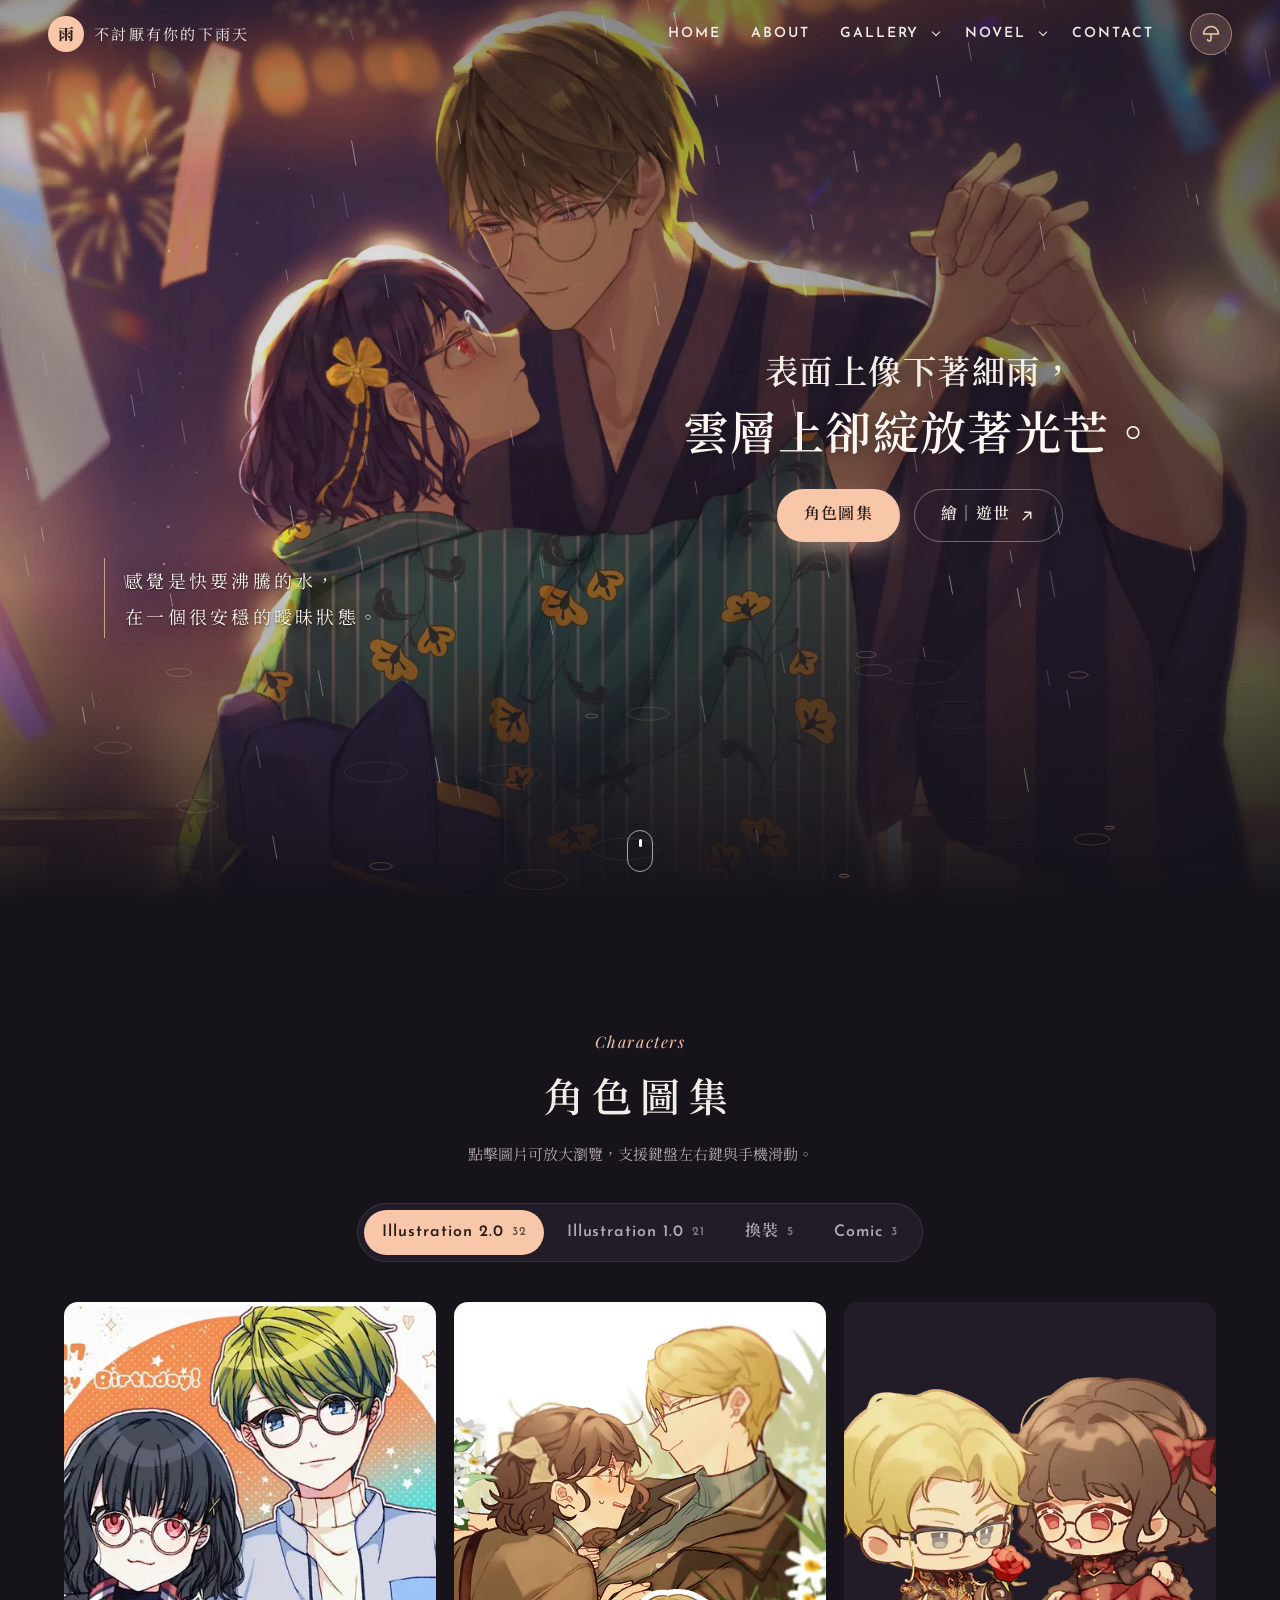
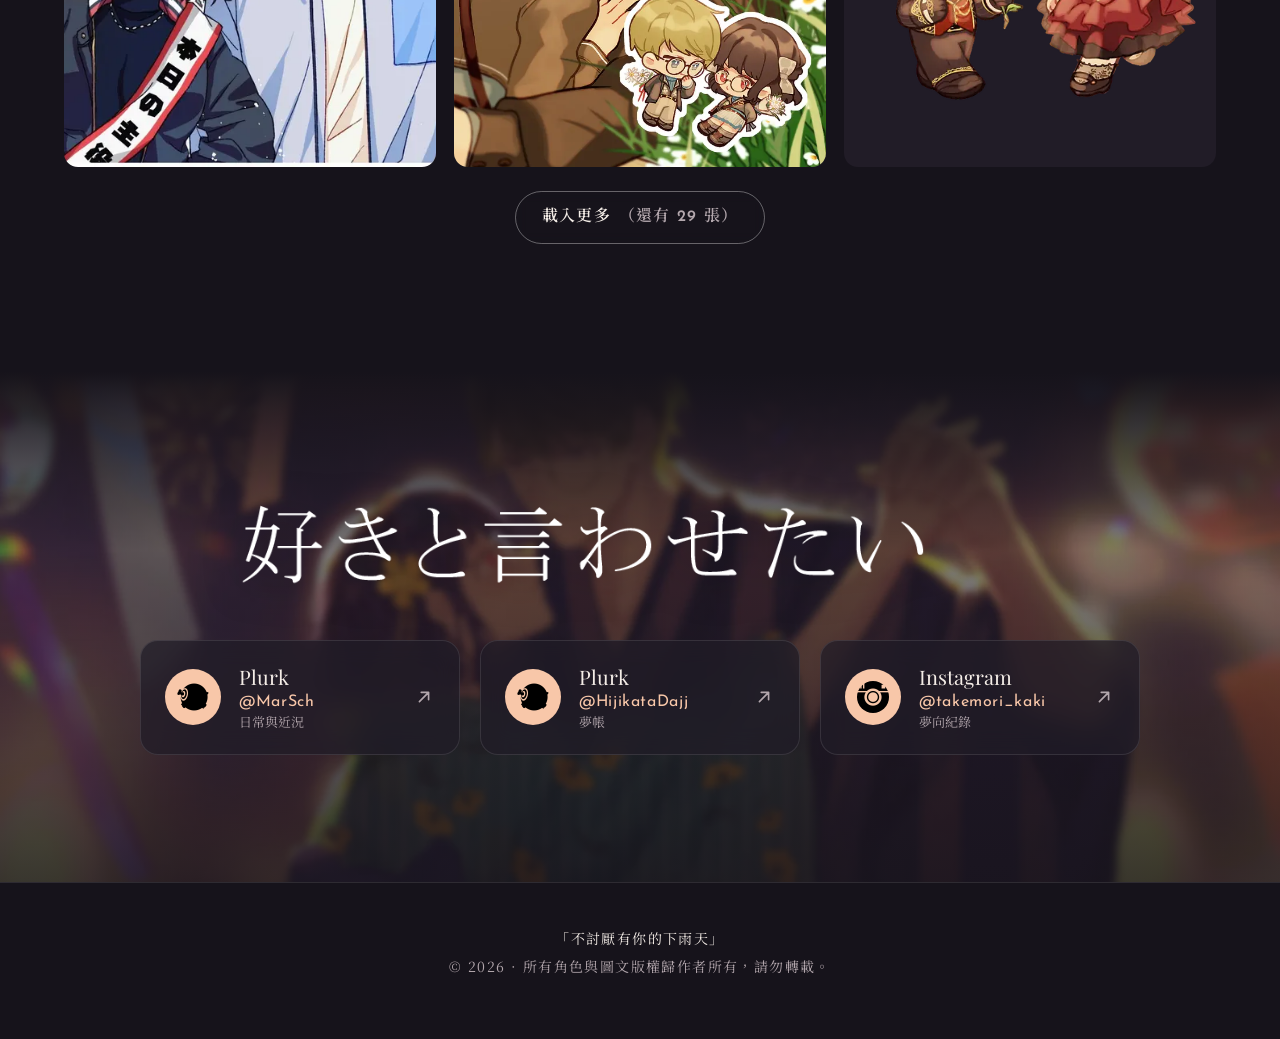
<file: index.html>
<!DOCTYPE html>
<html lang="zh-Hant-TW">
  <head>
    <meta charset="utf-8" />
    <meta name="viewport" content="width=device-width, initial-scale=1.0" />
    <meta name="description" content="「不討厭有你的下雨天」" />
    <meta name="theme-color" content="#17141c" />
    <!-- 禁止 AI 訓練與 AI 生圖使用本站內容與圖片 -->
    <meta name="robots" content="noai, noimageai" />
    <meta name="tdm-reservation" content="1" />
    <title>不討厭有你的下雨天</title>

    <link rel="preload" as="image" href="./img/site/hero.webp" type="image/webp" />
    <link rel="preconnect" href="https://fonts.googleapis.com" />
    <link rel="preconnect" href="https://fonts.gstatic.com" crossorigin />
    <link
      rel="stylesheet"
      href="https://fonts.googleapis.com/css2?family=Josefin+Sans:wght@400;600;700&family=Noto+Serif+TC:wght@400;600;700&family=Playfair+Display:ital,wght@0,700;1,400&display=swap"
    />
    <script type="module" crossorigin src="./assets/main-DoSJac_8.js"></script>
    <link rel="modulepreload" crossorigin href="./assets/styles-CQiTc53d.js">
    <link rel="modulepreload" crossorigin href="./assets/Lightbox-CLWxHlab.js">
    <link rel="stylesheet" crossorigin href="./assets/styles-ChFkTZhy.css">
  </head>
  <body>
    <div id="root"></div>
  </body>
</html>
</file>
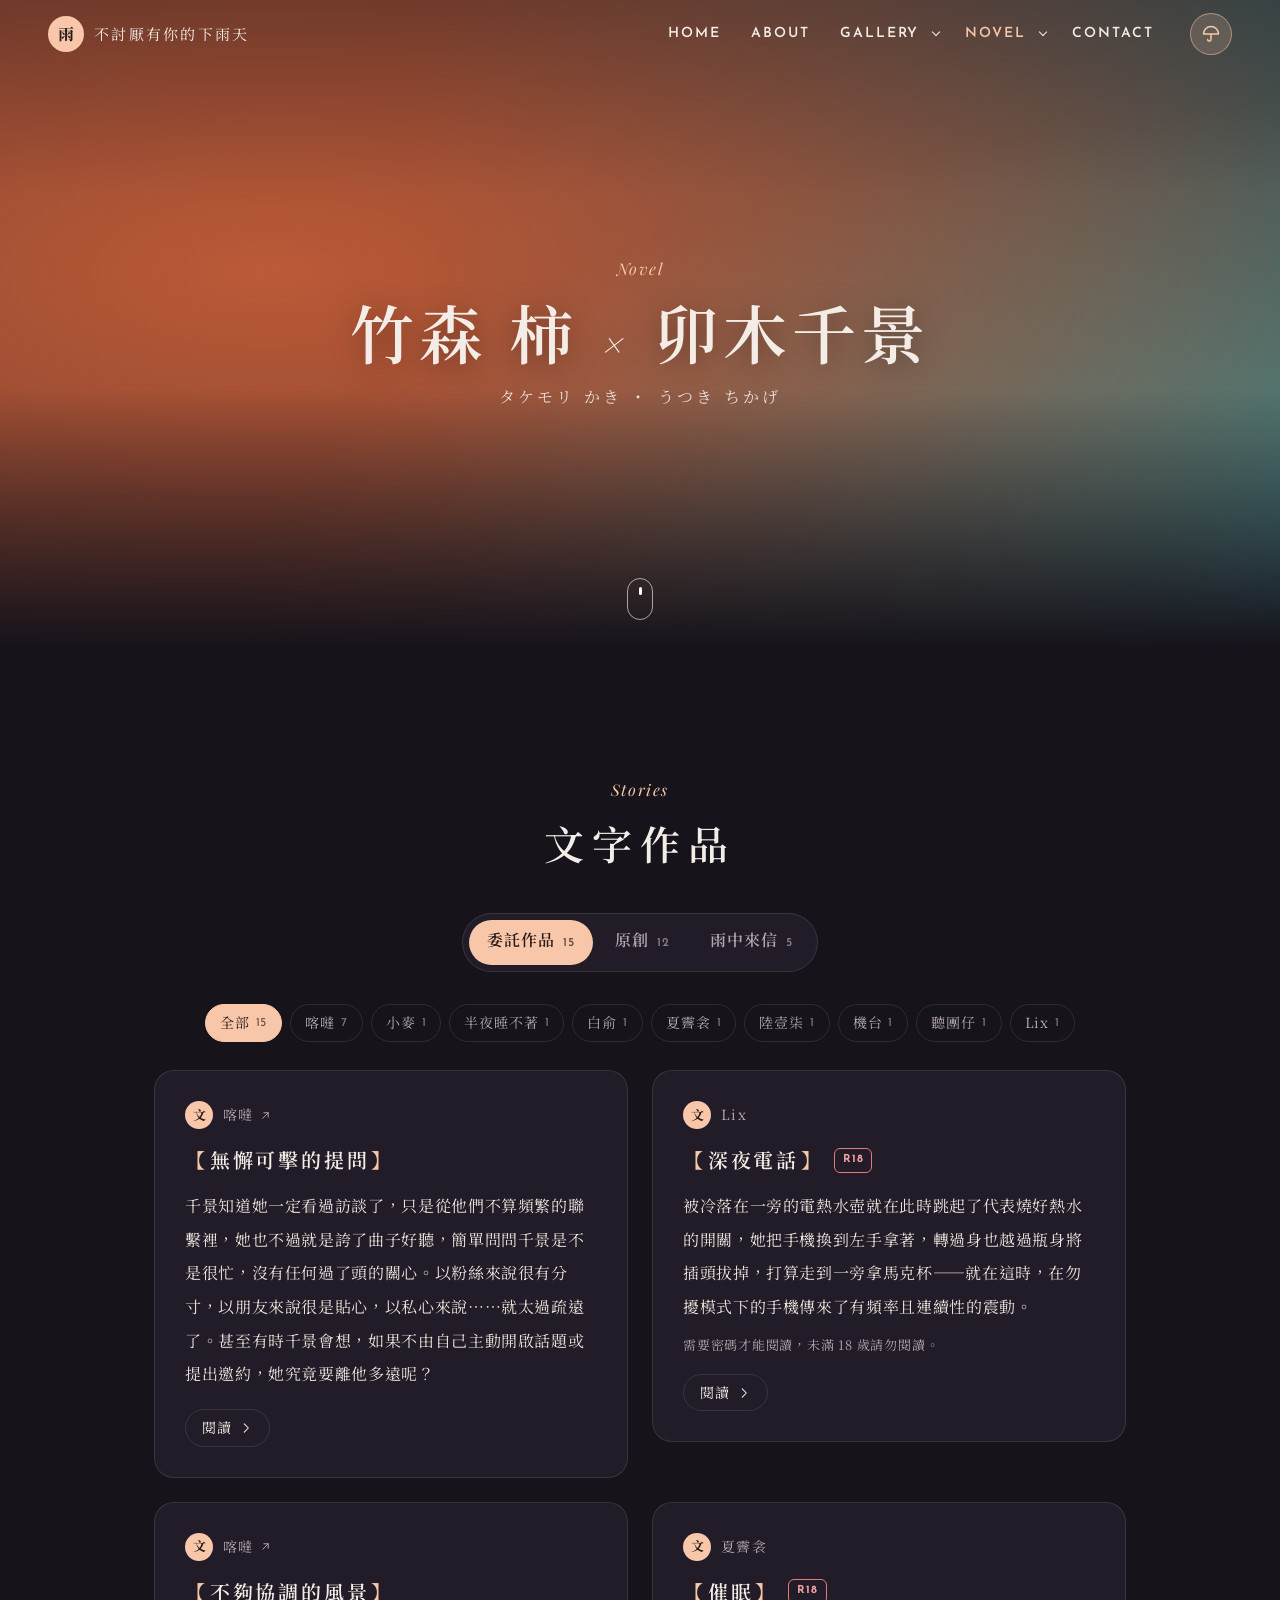
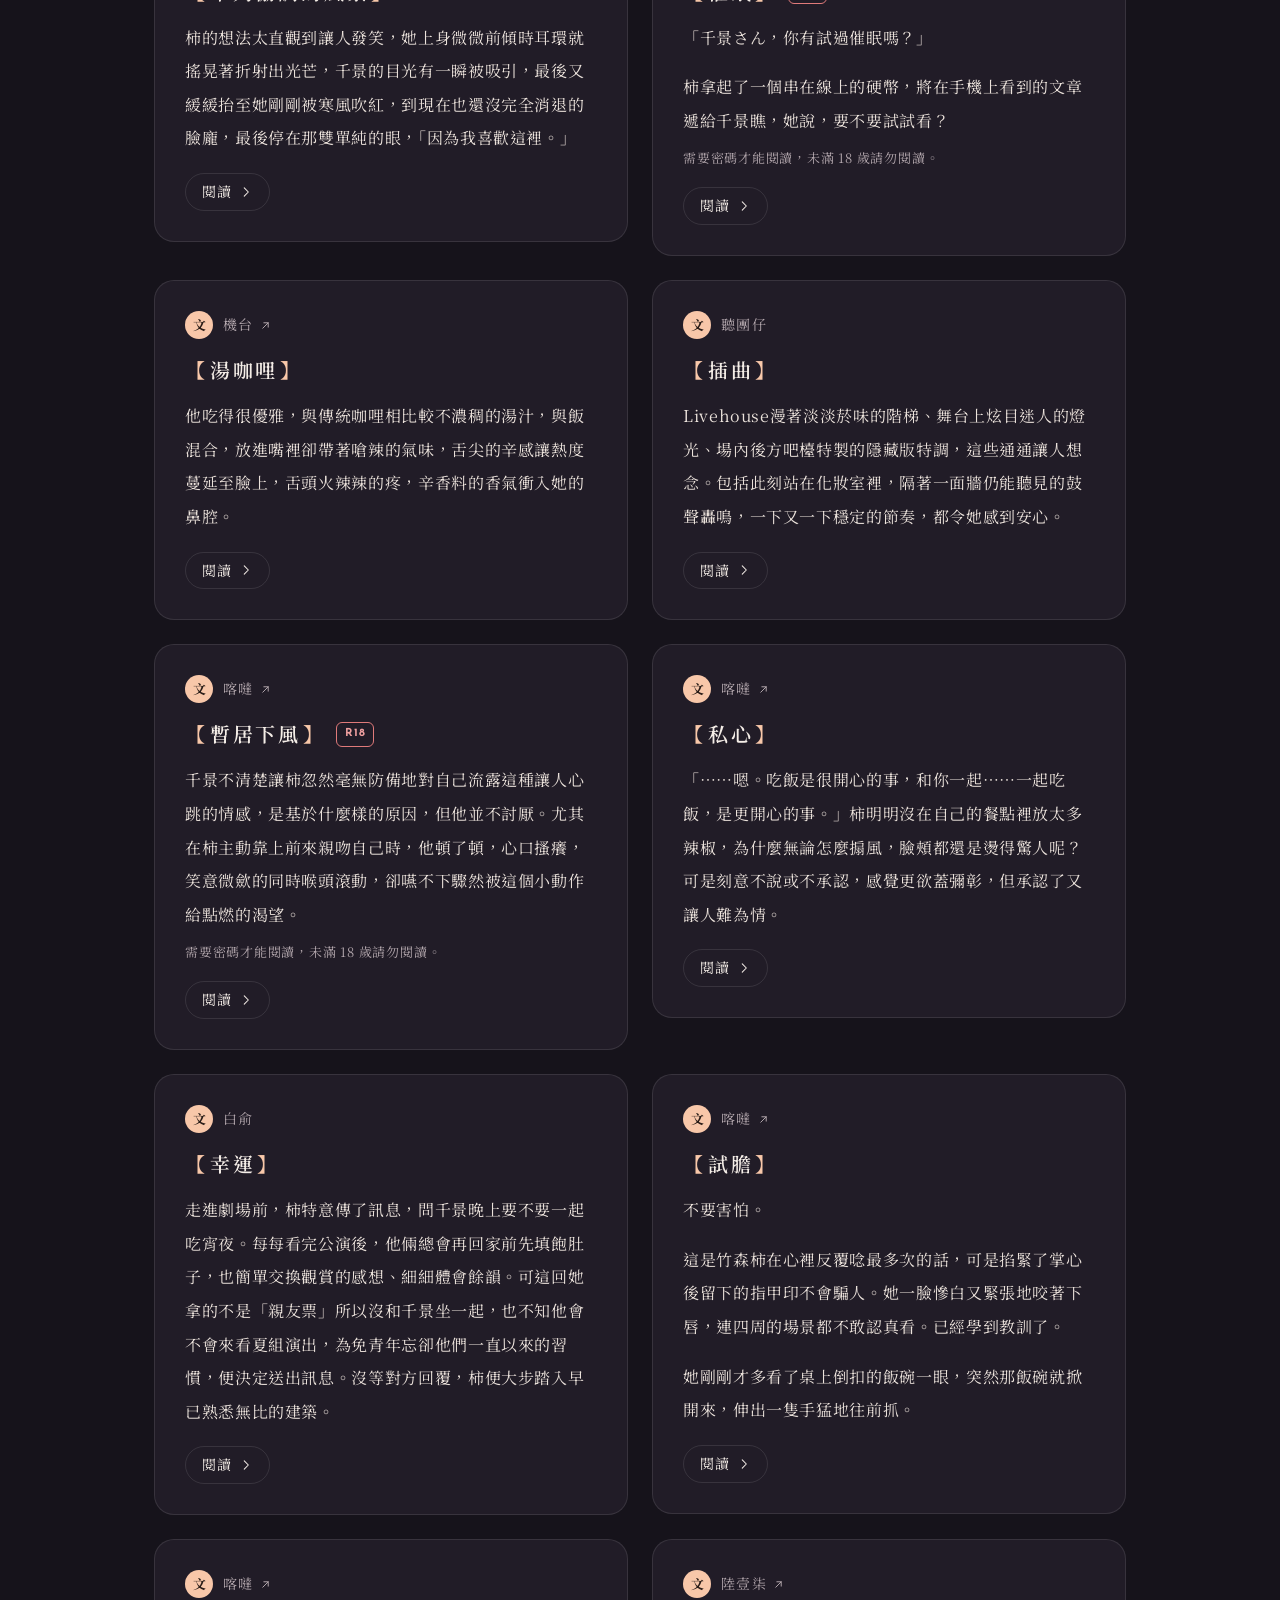
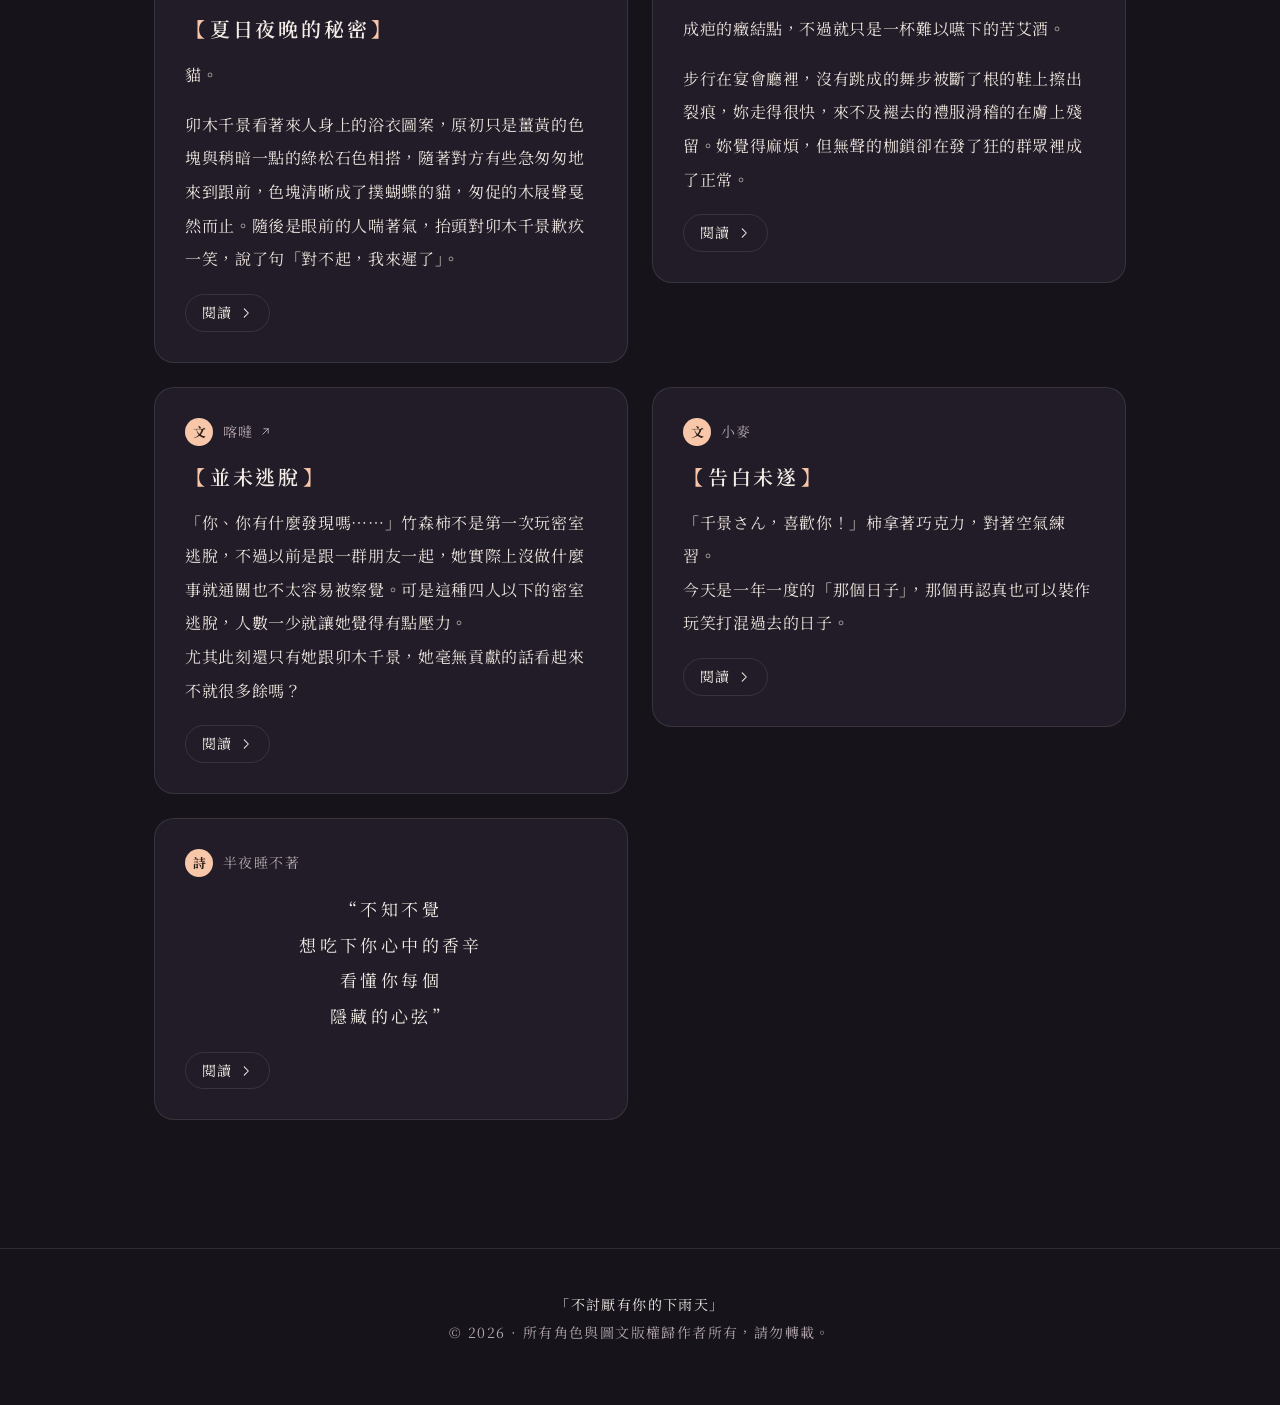
<file: novel.html>
<!DOCTYPE html>
<html lang="zh-Hant-TW">
  <head>
    <meta charset="utf-8" />
    <meta name="viewport" content="width=device-width, initial-scale=1.0" />
    <meta name="description" content="「不討厭有你的下雨天」— 竹森 柿 × 卯木千景 文字作品" />
    <meta name="theme-color" content="#17141c" />
    <!-- 禁止 AI 訓練與 AI 生圖使用本站內容與圖片 -->
    <meta name="robots" content="noai, noimageai" />
    <meta name="tdm-reservation" content="1" />
    <title>Novel｜不討厭有你的下雨天</title>

    <link rel="preconnect" href="https://fonts.googleapis.com" />
    <link rel="preconnect" href="https://fonts.gstatic.com" crossorigin />
    <link
      rel="stylesheet"
      href="https://fonts.googleapis.com/css2?family=Josefin+Sans:wght@400;600;700&family=Noto+Serif+TC:wght@400;600;700&family=Playfair+Display:ital,wght@0,700;1,400&display=swap"
    />
    <script type="module" crossorigin src="./assets/novel-ChnDZBNb.js"></script>
    <link rel="modulepreload" crossorigin href="./assets/styles-CQiTc53d.js">
    <link rel="modulepreload" crossorigin href="./assets/about-BFt2lGuo.js">
    <link rel="stylesheet" crossorigin href="./assets/styles-ChFkTZhy.css">
    <link rel="stylesheet" crossorigin href="./assets/about-CZ4Tbw-w.css">
    <link rel="stylesheet" crossorigin href="./assets/novel-BHFkpEVw.css">
  </head>
  <body>
    <div id="root"></div>
  </body>
</html>
</file>
<file: assets/styles-ChFkTZhy.css>
:root{--bg: #16131b;--surface: #211c27;--surface-2: #2b2532;--line: rgba(255, 255, 255, .1);--text: #f4ede7;--muted: #b3a7ad;--accent: #f8c7a9;--accent-strong: #ef9f7c;--accent-ink: #2a1d18;--radius: 18px;--header-h: 68px;--ease: cubic-bezier(.22, 1, .36, 1);--font-serif: "Noto Serif TC", "Playfair Display", serif;--font-display: "Playfair Display", "Noto Serif TC", serif;--font-ui: "Josefin Sans", "Noto Serif TC", system-ui, sans-serif;color-scheme:dark}*,*:before,*:after{box-sizing:border-box}html{scroll-behavior:smooth;scroll-padding-top:var(--header-h)}body{margin:0;background:var(--bg);color:var(--text);font-family:var(--font-serif);line-height:1.7;-webkit-font-smoothing:antialiased;overflow-x:hidden}body.no-scroll{overflow:hidden}main{overflow-x:clip}html{cursor:url(../img/site/cursor.png) 4 46,auto}a,button,label{cursor:url(../img/site/cursor.png) 4 46,pointer}input,textarea{cursor:text}img{display:block;max-width:100%}a{color:inherit}button{font:inherit;color:inherit}svg{fill:none;stroke:currentColor;stroke-width:1.8;stroke-linecap:round;stroke-linejoin:round}:focus-visible{outline:2px solid var(--accent);outline-offset:3px;border-radius:6px}.muted{color:var(--muted)}.sr-only{position:absolute;width:1px;height:1px;overflow:hidden;clip:rect(0 0 0 0);white-space:nowrap}.skip-link{position:fixed;top:8px;left:8px;z-index:100;padding:8px 14px;background:var(--accent);color:var(--accent-ink);border-radius:8px;transform:translateY(-150%);transition:transform .2s}.skip-link:focus{transform:none}.btn{display:inline-flex;align-items:center;gap:8px;padding:12px 26px;border-radius:999px;border:1px solid transparent;font-family:var(--font-ui);font-weight:600;letter-spacing:.08em;text-decoration:none;background:none;transition:transform .3s var(--ease),background .3s,color .3s,border-color .3s,box-shadow .3s}.btn svg{width:18px;height:18px;transition:transform .3s var(--ease)}.btn:hover{transform:translateY(-2px)}.btn:hover svg{transform:translate(2px,-2px)}.btn-primary{background:var(--accent);color:var(--accent-ink);box-shadow:0 10px 30px -10px #f8c7a9b3}.btn-primary:hover{background:#ffd9c2;box-shadow:0 14px 34px -10px #f8c7a9e6}.btn-ghost{border-color:#ffffff59;color:var(--text);-webkit-backdrop-filter:blur(6px);backdrop-filter:blur(6px)}.btn-ghost:hover{border-color:var(--accent);color:var(--accent)}.icon-btn{display:inline-grid;place-items:center;width:42px;height:42px;border:1px solid var(--line);border-radius:50%;background:#16131b59;-webkit-backdrop-filter:blur(8px);backdrop-filter:blur(8px);text-decoration:none;transition:background .25s,color .25s,border-color .25s}.icon-btn svg{width:20px;height:20px}.icon-btn:hover{background:var(--accent);color:var(--accent-ink);border-color:var(--accent)}.site-header{position:fixed;inset:0 0 auto;z-index:40;height:var(--header-h);display:flex;align-items:center;gap:24px;padding:0 clamp(16px,4vw,48px);transition:transform .45s var(--ease),background .3s,box-shadow .3s}.site-header.is-solid{background:#16131bd1;-webkit-backdrop-filter:blur(14px);backdrop-filter:blur(14px);box-shadow:0 1px 0 var(--line)}.site-header.is-hidden{transform:translateY(-100%)}.brand{display:flex;align-items:center;gap:10px;text-decoration:none;margin-right:auto}.brand-mark{display:grid;place-items:center;width:36px;height:36px;border-radius:50%;background:var(--accent);color:var(--accent-ink);font-weight:700;transition:transform .5s var(--ease)}.brand:hover .brand-mark{transform:rotate(-12deg) scale(1.08)}.brand-text{font-size:15px;letter-spacing:.15em}.desktop-nav ul{list-style:none;margin:0;padding:0}.desktop-nav>ul{display:flex;gap:6px}.nav-item{position:relative;display:flex;align-items:center}.nav-link{position:relative;padding:8px 12px;font-family:var(--font-ui);font-weight:600;font-size:14px;letter-spacing:.14em;text-transform:uppercase;text-decoration:none}.nav-link:after{content:"";position:absolute;left:12px;right:12px;bottom:2px;height:1px;background:var(--accent);transform:scaleX(0);transform-origin:left;transition:transform .35s var(--ease)}.nav-item:hover .nav-link:after,.nav-link:focus-visible:after{transform:scaleX(1)}.nav-link.is-disabled{opacity:.85}.nav-caret{width:22px;height:22px;margin-left:-6px;border:0;background:none;position:relative}.nav-caret:before{content:"";position:absolute;top:0;right:0;bottom:0;left:0;margin:auto;width:6px;height:6px;border-right:1.5px solid currentColor;border-bottom:1.5px solid currentColor;transform:translateY(-2px) rotate(45deg);transition:transform .3s var(--ease)}.nav-item.is-open .nav-caret:before{transform:translateY(1px) rotate(-135deg)}.dropdown{position:absolute;top:calc(100% + 8px);left:0;min-width:200px;padding:8px!important;background:#211c27f5;-webkit-backdrop-filter:blur(14px);backdrop-filter:blur(14px);border:1px solid var(--line);border-radius:14px;box-shadow:0 20px 40px -12px #0009;opacity:0;visibility:hidden;transform:translateY(-6px);transition:opacity .25s,transform .3s var(--ease),visibility .25s}.dropdown:before{content:"";position:absolute;inset:-10px 0 auto;height:10px}.nav-item.is-open .dropdown,.nav-item:focus-within .dropdown{opacity:1;visibility:visible;transform:none}.dropdown-link{display:block;padding:9px 14px;border-radius:8px;font-family:var(--font-ui);font-size:14px;letter-spacing:.06em;text-decoration:none;transition:background .2s,color .2s,padding .25s var(--ease)}a.dropdown-link:hover{background:#f8c7a91f;color:var(--accent);padding-left:20px}.dropdown-link.is-disabled{color:var(--muted);opacity:.6}.header-actions{display:flex;gap:10px}.rain-toggle svg path:last-child{transition:opacity .3s}.rain-toggle.is-on{background:#f8c7a92e;border-color:#f8c7a980;color:var(--accent)}.menu-btn{display:none}.menu-btn span,.menu-btn span:before,.menu-btn span:after{display:block;width:18px;height:1.5px;background:currentColor;border-radius:2px;position:relative}.menu-btn span:before,.menu-btn span:after{content:"";position:absolute;left:0}.menu-btn span:before{top:-6px}.menu-btn span:after{top:6px;width:12px}.drawer{position:fixed;top:0;right:0;bottom:0;left:0;z-index:60;pointer-events:none}.drawer.is-open{pointer-events:auto}.drawer-backdrop{position:absolute;top:0;right:0;bottom:0;left:0;background:#08060c99;opacity:0;transition:opacity .35s}.drawer.is-open .drawer-backdrop{opacity:1}.drawer-panel{position:absolute;inset:0 0 0 auto;width:min(360px,86vw);padding:80px 28px 28px;background:var(--surface);overflow-y:auto;transform:translate(100%);transition:transform .45s var(--ease)}.drawer.is-open .drawer-panel{transform:none}.drawer-panel>ul{list-style:none;margin:0;padding:0}.drawer-item{border-bottom:1px solid var(--line);opacity:0;transform:translate(20px);transition:opacity .4s,transform .5s var(--ease);transition-delay:calc(var(--i) * 60ms + .12s)}.drawer.is-open .drawer-item{opacity:1;transform:none}.drawer-row{display:flex;align-items:center}.drawer-link{flex:1;padding:16px 0;font-family:var(--font-display);font-size:22px;letter-spacing:.06em;text-decoration:none}.drawer-toggle{width:40px;height:40px;border:0;background:none;position:relative}.drawer-toggle:before,.drawer-toggle:after{content:"";position:absolute;top:0;right:0;bottom:0;left:0;margin:auto;width:14px;height:1.5px;background:currentColor;transition:transform .35s var(--ease)}.drawer-toggle:after{transform:rotate(90deg)}.drawer-toggle.is-open:after{transform:rotate(0)}.drawer-sub{display:grid;grid-template-rows:0fr;transition:grid-template-rows .4s var(--ease)}.drawer-sub.is-open{grid-template-rows:1fr}.drawer-sub>ul{overflow:hidden;list-style:none;margin:0;padding:0 0 0 4px}.drawer-sub li:last-child{padding-bottom:12px}.drawer-sublink{display:block;padding:8px 0;font-family:var(--font-ui);color:var(--muted);text-decoration:none}a.drawer-sublink:hover{color:var(--accent)}.drawer-sublink.is-disabled{opacity:.5}.drawer-close{position:absolute;top:14px;right:18px;width:44px;height:44px;border:0;background:none}.drawer-close span:before,.drawer-close span:after{content:"";position:absolute;top:0;right:0;bottom:0;left:0;margin:auto;width:20px;height:1.5px;background:currentColor}.drawer-close span:before{transform:rotate(45deg)}.drawer-close span:after{transform:rotate(-45deg)}.hero{position:relative;min-height:100svh;display:grid;align-items:center;overflow:hidden;isolation:isolate}.hero-bg{position:absolute;top:-6%;right:-4%;bottom:-6%;left:-4%;z-index:-3;background:42% 28% / cover no-repeat;will-change:transform;transform:scale(1.08)}.hero-shade{position:absolute;top:0;right:0;bottom:0;left:0;z-index:-2;background:linear-gradient(90deg,#16131b26 30%,#16131ba6),linear-gradient(180deg,rgba(22,19,27,.35) 0%,transparent 25%,transparent 65%,var(--bg) 100%)}.rain{position:absolute;top:0;right:0;bottom:0;left:0;z-index:-1;width:100%;height:100%;opacity:0;transition:opacity 1s;pointer-events:none}.rain.is-on{opacity:1}.hero-inner{width:min(1200px,100%);margin:0 auto;padding:calc(var(--header-h) + 40px) clamp(16px,5vw,64px) 120px;display:grid;grid-template-columns:1fr 1fr;grid-template-areas:"small title" "small cta";align-items:end;gap:24px 48px}.hero-quote-small{grid-area:small;align-self:end;justify-self:start;margin:0;padding:14px 8px;text-align:center;border-top:1px solid rgba(248,199,169,.6);border-bottom:1px solid rgba(248,199,169,.6);color:#fff8f2;font-weight:400;font-size:clamp(15px,1.5vw,18px);letter-spacing:.18em;line-height:2;text-shadow:0 1px 2px rgba(0,0,0,.55),0 0 22px rgba(10,8,14,.75)}@media (min-width: 901px){.hero-quote-small{position:relative;top:96px;border-top:0;border-bottom:0;border-left:1px solid rgba(248,199,169,.7);padding:4px 0 4px 20px;text-align:left}}.hero-title{grid-area:title;margin:0;text-align:center;font-weight:600;letter-spacing:.06em;line-height:1.5;text-shadow:0 2px 24px rgba(0,0,0,.55)}.hero-title .line{display:block;font-size:clamp(22px,2.6vw,34px)}.hero-title .line-lg{font-size:clamp(28px,3.6vw,48px);color:#fff8f2}.char{display:inline-block;opacity:0;transform:translateY(-.9em);filter:blur(6px);animation:drizzle-in 2.2s cubic-bezier(.33,0,.2,1) forwards;animation-delay:var(--d)}.hero-quote-small .char{position:relative;animation:drizzle-in 1.5s cubic-bezier(.33,0,.2,1) var(--d) forwards,water-bob 4.8s ease-in-out calc(3.6s + var(--i) * .16s) infinite}.hero-quote-small .char:after{content:"";position:absolute;left:50%;top:50%;width:1.6em;height:.55em;margin:-.275em 0 0 -.8em;border-radius:50%;border:1px solid rgba(248,199,169,.75);opacity:0;pointer-events:none;animation:char-ripple 1.6s ease-out calc(var(--d) + 1.1s) both}@keyframes water-bob{0%,to{transform:translate(0)}25%{transform:translateY(-2.5px)}75%{transform:translateY(1.5px)}}@keyframes char-ripple{0%{opacity:0;transform:scale(.2)}15%{opacity:.9}to{opacity:0;transform:scale(1.9)}}@keyframes drizzle-in{0%{opacity:0;transform:translateY(-.9em);filter:blur(6px)}55%{opacity:.6;filter:blur(2px)}80%{opacity:1;transform:translateY(.06em);filter:blur(0)}to{opacity:1;transform:none;filter:none}}.fade-line{opacity:0;animation:line-up 2.2s cubic-bezier(.2,.6,.2,1) var(--d) forwards}@keyframes line-up{0%{opacity:0;transform:translateY(10px)}to{opacity:1;transform:none}}.hero-cta{grid-area:cta;display:flex;flex-wrap:wrap;gap:14px;justify-content:center;opacity:0;animation:fade-up 1.6s var(--ease) 4.6s forwards}@keyframes fade-up{0%{opacity:0;transform:translateY(16px)}to{opacity:1;transform:none}}.scroll-cue{position:absolute;left:50%;bottom:28px;width:26px;height:42px;margin-left:-13px;border:1.5px solid rgba(255,255,255,.6);border-radius:14px}.scroll-cue span{position:absolute;left:50%;top:8px;width:3px;height:8px;margin-left:-1.5px;background:#fff;border-radius:2px;animation:cue 1.8s ease-in-out infinite}@keyframes cue{0%{opacity:0;transform:translateY(0)}30%{opacity:1}to{opacity:0;transform:translateY(14px)}}.section{padding:clamp(72px,10vw,128px) clamp(16px,5vw,64px)}.section-head{text-align:center;max-width:640px;margin:0 auto 36px}.eyebrow{margin:0 0 6px;font-family:var(--font-display);font-style:italic;color:var(--accent);letter-spacing:.1em}.section-title{margin:0;font-size:clamp(28px,4vw,40px);letter-spacing:.2em;font-weight:600}.section-lead{margin:12px 0 0;color:var(--muted);font-size:15px;text-wrap:balance}.reveal{opacity:0;transform:translateY(28px);transition:opacity .8s var(--ease),transform .9s var(--ease);transition-delay:var(--delay, 0ms)}.reveal.is-visible{opacity:1;transform:none}.gallery{max-width:1320px;margin:0 auto}.tabs{position:relative;display:flex;justify-content:center;gap:4px;flex-wrap:wrap;width:fit-content;max-width:100%;margin:0 auto 40px;padding:6px;background:var(--surface);border:1px solid var(--line);border-radius:999px}.tab{position:relative;z-index:1;display:inline-flex;align-items:center;gap:8px;padding:9px 18px;border:0;border-radius:999px;background:none;font-family:var(--font-ui);font-weight:600;letter-spacing:.06em;color:var(--muted);transition:color .3s}.tab[aria-selected=true]{color:var(--accent-ink)}.tab-count{font-size:12px;opacity:.7}.tab-indicator{position:absolute;top:0;left:0;border-radius:999px;background:var(--accent);transition:transform .45s var(--ease),width .45s var(--ease),height .45s var(--ease)}.masonry{list-style:none;margin:0;padding:0;columns:4 260px;column-gap:18px}.tile{break-inside:avoid;margin-bottom:18px}.masonry.is-preview{columns:auto;display:grid;grid-template-columns:repeat(3,1fr);gap:18px}.masonry.is-preview .tile{margin-bottom:0}.masonry.is-preview .tile-btn{aspect-ratio:4 / 5!important}.tile-btn{position:relative;display:block;width:100%;padding:0;border:0;border-radius:14px;overflow:hidden;background:linear-gradient(110deg,var(--surface) 30%,var(--surface-2) 50%,var(--surface) 70%) 0 0 / 300% 100%;animation:shimmer 1.6s linear infinite}.tile-btn.is-loaded{animation:none;background:var(--surface)}@keyframes shimmer{to{background-position:-150% 0}}.tile-btn img{width:100%;height:100%;object-fit:cover;opacity:0;transform:scale(1.04);transition:opacity .6s,transform .8s var(--ease)}.tile-btn.is-loaded img{opacity:1;transform:none}.tile-btn:hover img{transform:scale(1.05)}.tile-overlay{position:absolute;top:0;right:0;bottom:0;left:0;display:flex;align-items:flex-end;justify-content:space-between;padding:14px 16px;background:linear-gradient(180deg,transparent 50%,rgba(10,8,14,.75));opacity:0;transition:opacity .35s}.tile-overlay svg{width:20px;height:20px;color:var(--accent);transform:scale(.6);transition:transform .4s var(--ease)}.tile-label{display:grid;gap:2px;text-align:left;transform:translateY(8px);transition:transform .4s var(--ease)}.tile-credit{font-size:15px;font-weight:600;letter-spacing:.08em;color:#fff}.tile-category{font-family:var(--font-ui);font-size:11px;letter-spacing:.1em;color:var(--accent)}.tile-btn:hover .tile-overlay,.tile-btn:focus-visible .tile-overlay{opacity:1}.tile-btn:hover .tile-overlay svg{transform:none}.tile-btn:hover .tile-label{transform:none}.load-more{display:flex;flex-wrap:wrap;justify-content:center;gap:12px;margin-top:24px}.gallery-anchor{scroll-margin-top:calc(var(--header-h) + 16px)}.lightbox{position:fixed;top:0;right:0;bottom:0;left:0;z-index:80;display:grid;grid-template-columns:minmax(0,1fr);grid-template-rows:auto minmax(0,1fr) auto auto;animation:lb-in .3s ease}@keyframes lb-in{0%{opacity:0}}.lightbox-backdrop{position:absolute;top:0;right:0;bottom:0;left:0;background:#0a080ef0;-webkit-backdrop-filter:blur(10px);backdrop-filter:blur(10px)}.lightbox-bar{position:relative;min-width:0;display:flex;align-items:center;gap:16px;padding:14px clamp(14px,3vw,28px)}.lightbox-counter{flex:none;font-family:var(--font-ui);font-weight:600;letter-spacing:.1em;white-space:nowrap}.lightbox-credit{flex:0 1 auto;min-width:0;overflow:hidden;white-space:nowrap;text-overflow:ellipsis;padding:4px 14px;border-radius:999px;background:#f8c7a926;border:1px solid rgba(248,199,169,.4);font-weight:600;letter-spacing:.1em}a.lightbox-credit{display:inline-flex;align-items:center;gap:6px;text-decoration:none;transition:background .25s,color .25s}a.lightbox-credit svg{flex:none;width:14px;height:14px;transition:transform .3s var(--ease)}a.lightbox-credit:hover{background:var(--accent);color:var(--accent-ink)}a.lightbox-credit:hover svg{transform:translate(2px,-2px)}.lightbox-label{font-family:var(--font-display);font-style:italic;color:var(--muted);font-size:14px}.lightbox-tools{flex:none;display:flex;gap:8px;margin-left:auto}.lightbox-related{position:relative;z-index:2;display:flex;align-items:center;flex-wrap:nowrap;gap:8px;padding:10px 16px 2px;min-width:0;overflow-x:auto;scrollbar-width:none;scroll-snap-type:x proximity;overscroll-behavior-x:contain}.lightbox-related::-webkit-scrollbar{display:none}.lightbox-related>:first-child{margin-left:auto}.lightbox-related>:last-child{margin-right:auto}.lightbox-related>*{flex:none;scroll-snap-align:start}.lightbox-related.fade-right{-webkit-mask-image:linear-gradient(90deg,#000 calc(100% - 40px),transparent);mask-image:linear-gradient(90deg,#000 calc(100% - 40px),transparent)}.lightbox-related.fade-left{-webkit-mask-image:linear-gradient(90deg,transparent,#000 40px);mask-image:linear-gradient(90deg,transparent,#000 40px)}.lightbox-related.fade-left.fade-right{-webkit-mask-image:linear-gradient(90deg,transparent,#000 40px,#000 calc(100% - 40px),transparent);mask-image:linear-gradient(90deg,transparent,#000 40px,#000 calc(100% - 40px),transparent)}.lightbox-related-label{padding:3px 10px;border-radius:999px;font-size:12px;letter-spacing:.1em;background:var(--accent);color:var(--accent-ink);font-weight:600}.lightbox-related-item{display:inline-flex;align-items:center;gap:10px;max-width:80vw;padding:5px 12px 5px 5px;border:1px solid rgba(248,199,169,.4);border-radius:999px;background:#211c27d9;text-align:left;transition:border-color .25s,background .25s}.lightbox-related-item:hover{border-color:var(--accent);background:#f8c7a91f}.lightbox-related-item img{width:36px;height:36px;flex:none;border-radius:50%;object-fit:cover}.lightbox-related-item span{display:grid;min-width:0;font-size:13px;line-height:1.35;white-space:nowrap}.lightbox-related-item small{color:var(--muted);font-size:12px;overflow:hidden;text-overflow:ellipsis}.lightbox-related-item svg{width:16px;height:16px;flex:none;color:var(--accent)}.lightbox-related-item.is-pending{cursor:default;border-style:dashed;border-color:var(--line);color:var(--muted);padding-right:14px}.lightbox-related-item.is-pending:hover{background:#211c27d9;border-color:var(--line)}.lightbox-related-item .pending-icon{display:grid;place-items:center;width:36px;height:36px;flex:none;border-radius:50%;border:1px dashed var(--line);background:var(--bg)}.lightbox-related-item .pending-icon svg{color:var(--muted)}.related-modal{position:fixed;top:0;right:0;bottom:0;left:0;z-index:90;display:grid;place-items:center;padding:16px}.related-modal-backdrop{position:absolute;top:0;right:0;bottom:0;left:0;background:#08060cb8;-webkit-backdrop-filter:blur(6px);backdrop-filter:blur(6px);animation:lb-in .25s ease}.related-modal-panel{position:relative;display:flex;flex-direction:column;max-width:min(960px,100%);max-height:100%;border-radius:18px;overflow:hidden;background:var(--surface);border:1px solid var(--line);box-shadow:0 30px 60px -20px #000c;animation:modal-in .35s var(--ease)}@keyframes modal-in{0%{opacity:0;transform:translateY(12px) scale(.97)}}.related-modal-head{display:flex;align-items:center;gap:10px;min-width:0;padding:10px 10px 10px 14px;border-bottom:1px solid var(--line)}.related-modal-open{margin-left:auto;flex:none}.related-modal-close{flex:none}.related-modal-body{position:relative;display:grid;place-items:center;min-height:160px;overflow:auto}.related-modal-body img{max-width:100%;max-height:calc(100svh - 96px);object-fit:contain;opacity:0;transition:opacity .35s}.related-modal-body img.is-loaded{opacity:1}@media (max-width: 560px){.lightbox-label{display:none}.lightbox-bar{gap:10px;padding:10px 12px}.lightbox-counter{font-size:13px;letter-spacing:.04em}.lightbox-credit{padding:4px 11px;font-size:13px;letter-spacing:.04em}.lightbox-tools{gap:6px}.lightbox-tools .icon-btn{width:36px;height:36px}.lightbox-tools .icon-btn svg{width:18px;height:18px}}.lightbox-stage{--stage-pad: clamp(8px, 6vw, 88px);position:relative;display:grid;place-items:center;min-height:0;overflow:hidden;touch-action:pan-y}.lightbox-stage img{position:absolute;inset:0 var(--stage-pad-r, var(--stage-pad)) 0 var(--stage-pad);margin:auto;max-width:calc(100% - var(--stage-pad) - var(--stage-pad-r, var(--stage-pad)));max-height:100%;object-fit:contain;border-radius:6px;-webkit-user-select:none;user-select:none;opacity:0;transform:scale(.97);transition:opacity .35s,transform .4s var(--ease);box-shadow:0 30px 60px -20px #000c}.lightbox-stage img.is-loaded{opacity:1;transform:none}.lightbox-stage.is-zoomed{overflow:auto;place-items:start center;touch-action:auto}.lightbox-stage.is-zoomed img{position:static;margin:0;max-width:none;max-height:none;width:min(1800px,160%)}.spinner{position:absolute;width:36px;height:36px;border-radius:50%;border:2px solid var(--line);border-top-color:var(--accent);animation:spin .8s linear infinite}@keyframes spin{to{transform:rotate(360deg)}}.lightbox-nav{position:absolute;top:50%;z-index:2;width:52px;height:52px;margin-top:-26px;border-radius:50%;border:1px solid var(--line);background:#211c27b3;display:grid;place-items:center;transition:background .25s,color .25s,transform .3s var(--ease)}.lightbox-nav svg{width:22px;height:22px}.lightbox-nav:hover{background:var(--accent);color:var(--accent-ink)}.lightbox-nav.prev{left:clamp(8px,2vw,24px)}.lightbox-nav.next{right:clamp(8px,2vw,24px)}.lightbox-nav.prev:hover{transform:translate(-3px)}.lightbox-nav.next:hover{transform:translate(3px)}.lightbox-series{display:none}@media (min-width: 901px){.lightbox.has-series .lightbox-stage{--stage-pad: calc(clamp(8px, 2vw, 24px) + 284px) }.lightbox.has-series .lightbox-related{display:none}.lightbox-series{position:absolute;z-index:3;right:calc(clamp(8px,2vw,24px) + 68px);bottom:104px;display:flex;flex-direction:column;gap:10px;width:200px;padding:12px;border-radius:16px;background:#211c27d9;border:1px solid var(--line);-webkit-backdrop-filter:blur(8px);backdrop-filter:blur(8px)}.lightbox-series .lightbox-related-label{align-self:flex-start}.lightbox-series .lightbox-related-label small{font-size:11px;opacity:.8}.lightbox-series ul{list-style:none;margin:0 -4px;padding:0 4px;display:grid;gap:4px;max-height:176px;overflow-y:auto;scrollbar-width:thin;overscroll-behavior:contain}.series-thumb{display:flex;align-items:center;gap:10px;width:100%;padding:6px;border:0;border-radius:10px;background:none;text-align:left;color:var(--muted);transition:background .2s,color .2s}.series-thumb:hover{background:#ffffff0f;color:var(--text)}.series-thumb.is-current{background:#f8c7a929;color:var(--accent)}.series-thumb img,.series-pending-box{width:44px;height:44px;flex:none;border-radius:8px;object-fit:cover;border:1.5px solid transparent;transition:border-color .2s}.series-thumb.is-current img{border-color:var(--accent)}.series-text{display:grid;min-width:0;line-height:1.35}.series-text b{font-size:13px;font-weight:600;color:var(--text);white-space:nowrap;overflow:hidden;text-overflow:ellipsis}.series-thumb.is-current .series-text b{color:var(--accent)}.series-text small{font-size:12px;white-space:nowrap;overflow:hidden;text-overflow:ellipsis}.series-thumb.is-pending{cursor:default}.series-thumb.is-pending:hover{background:none;color:var(--muted)}.series-thumb.is-pending .series-text b{color:var(--muted);font-weight:400}.series-pending-box{display:grid;place-items:center;border:1px dashed var(--line)}.series-pending-box svg{width:18px;height:18px}}.lightbox-strip{position:relative;display:flex;gap:8px;padding:12px 16px 18px;overflow-x:auto;scrollbar-width:none}.lightbox-strip::-webkit-scrollbar{display:none}.lightbox-strip button{flex:none;width:56px;height:56px;padding:0;border:2px solid transparent;border-radius:10px;overflow:hidden;background:var(--surface);opacity:.45;transition:opacity .25s,border-color .25s,transform .3s var(--ease)}.lightbox-strip button:hover{opacity:.85}.lightbox-strip button.is-active{opacity:1;border-color:var(--accent);transform:translateY(-3px)}.lightbox-strip img{width:100%;height:100%;object-fit:cover}.gallery-body.has-sidebar{display:grid;grid-template-columns:220px minmax(0,1fr);gap:28px;align-items:start}.gallery-main{min-width:0}.artist-sidebar{position:sticky;top:calc(var(--header-h) + 16px);max-height:calc(100vh - var(--header-h) - 32px);display:flex;flex-direction:column;gap:8px;padding:14px;overflow:hidden;background:var(--surface);border:1px solid var(--line);border-radius:var(--radius)}.artist-sidebar-head{display:flex;align-items:center;justify-content:space-between;font-weight:600;letter-spacing:.15em}.artist-sidebar .artist-list{overflow-y:auto;margin-right:-6px;padding-right:6px;scrollbar-width:thin}.artist-search{display:flex;align-items:center;gap:6px;padding:7px 10px;border-radius:10px;background:var(--bg);border:1px solid var(--line)}.artist-search:focus-within{border-color:var(--accent)}.artist-search svg{width:16px;height:16px;flex:none;color:var(--muted)}.artist-search input{flex:1;min-width:0;border:0;outline:0;background:none;color:var(--text);font:inherit;font-size:14px}.artist-list{list-style:none;margin:0;padding:0;display:grid;gap:2px}.artist-item{display:flex;align-items:center;gap:8px;width:100%;padding:7px 8px;border:0;border-radius:8px;background:none;text-align:left;font-size:14px;color:var(--muted);transition:background .2s,color .2s}.artist-item:hover{background:#ffffff0d;color:var(--text)}.artist-item.is-on{background:#f8c7a924;color:var(--accent)}.artist-all{font-weight:600}.artist-name{flex:1;min-width:0;overflow:hidden;text-overflow:ellipsis;white-space:nowrap}.artist-count{font-family:var(--font-ui);font-size:12px;opacity:.75}.artist-check{display:grid;place-items:center;width:16px;height:16px;flex:none;border-radius:4px;border:1.5px solid var(--line);transition:background .2s,border-color .2s}.artist-check svg{width:12px;height:12px;stroke-width:3;opacity:0;color:var(--accent-ink)}.is-on .artist-check{background:var(--accent);border-color:var(--accent)}.is-on .artist-check svg{opacity:1}.artist-clear{border:0;background:none;padding:0 2px;font-size:13px;color:var(--accent);text-decoration:underline;text-underline-offset:3px}.artist-empty{margin:8px 4px;font-size:13px;color:var(--muted)}.artist-result{display:flex;flex-wrap:wrap;align-items:center;gap:10px;margin:0 0 16px;font-size:14px;color:var(--muted)}.artist-mobile-bar{display:none}.artist-sheet-trigger{display:inline-flex;align-items:center;gap:6px;padding:7px 14px;border-radius:999px;border:1px solid var(--line);background:var(--surface);font-size:14px;letter-spacing:.08em}.artist-sheet-trigger svg{width:16px;height:16px}.artist-sheet-trigger.is-active{border-color:var(--accent);color:var(--accent)}.artist-chosen{font-size:13px;color:var(--muted);overflow:hidden;text-overflow:ellipsis;white-space:nowrap;min-width:0}.artist-sheet{position:fixed;top:0;right:0;bottom:0;left:0;z-index:85}.artist-sheet-backdrop{position:absolute;top:0;right:0;bottom:0;left:0;background:#08060c99;animation:lb-in .25s ease}.artist-sheet-panel{position:absolute;left:0;right:0;bottom:0;max-height:78svh;display:flex;flex-direction:column;gap:10px;padding:14px 16px calc(16px + env(safe-area-inset-bottom));border-radius:20px 20px 0 0;background:var(--surface);animation:sheet-up .35s var(--ease)}@keyframes sheet-up{0%{transform:translateY(100%)}}.artist-sheet-head{display:flex;align-items:center;justify-content:space-between;font-weight:600;letter-spacing:.1em}.artist-sheet-list{overflow-y:auto;min-height:0;flex:1}.artist-sheet-actions{display:grid;grid-template-columns:auto 1fr;gap:10px}.artist-sheet-actions .btn{justify-content:center}@media (max-width: 900px){.gallery-body.has-sidebar{display:block}.artist-sidebar{display:none}.artist-mobile-bar{display:flex;align-items:center;gap:10px;margin:0 0 16px}}.comic-badge{position:absolute;top:10px;right:10px;z-index:1;display:inline-flex;align-items:center;gap:4px;padding:4px 9px;border-radius:999px;background:#16131bc7;-webkit-backdrop-filter:blur(6px);backdrop-filter:blur(6px);font-family:var(--font-ui);font-size:13px;font-weight:600;color:var(--accent)}.comic-badge svg{width:14px;height:14px}.comic-reader{position:fixed;top:0;right:0;bottom:0;left:0;z-index:80;display:grid;grid-template-columns:minmax(0,1fr);grid-template-rows:auto 1fr auto;background:#0a080ef7;animation:lb-in .3s ease}.comic-bar{display:flex;align-items:center;gap:12px;flex-wrap:wrap;padding:12px clamp(14px,3vw,28px);border-bottom:1px solid var(--line)}.comic-info{display:flex;align-items:center;gap:12px;min-width:0;flex:1}.comic-title{font-weight:600;letter-spacing:.1em;white-space:nowrap;overflow:hidden;text-overflow:ellipsis}.comic-tools{display:flex;align-items:center;gap:10px}.comic-mode{display:flex;padding:3px;border-radius:999px;background:var(--surface);border:1px solid var(--line)}.comic-mode button{padding:6px 14px;border:0;border-radius:999px;background:none;font-size:13px;letter-spacing:.1em;color:var(--muted);transition:background .25s,color .25s}.comic-mode button[aria-pressed=true]{background:var(--accent);color:var(--accent-ink)}.comic-scroll{overflow-y:auto;overscroll-behavior:contain;padding:16px 12px 40px}.comic-page{max-width:900px;margin:0 auto 12px;scroll-margin-top:8px}.comic-page img{width:100%;height:auto;border-radius:4px;background:var(--surface)}.comic-end{max-width:900px;margin:32px auto 0;text-align:center;color:var(--muted);letter-spacing:.3em}.comic-stage{position:relative;display:grid;place-items:center;min-height:0;overflow:hidden;touch-action:pan-y;-webkit-user-select:none;user-select:none}.comic-stage img{max-width:calc(100vw - 32px);max-height:calc(100svh - 150px);object-fit:contain;animation:panel-in-soft .35s ease}@keyframes panel-in-soft{0%{opacity:0}}.comic-stage .lightbox-nav:disabled{opacity:.25;pointer-events:none}.comic-progress{display:flex;align-items:center;gap:12px;padding:10px clamp(14px,3vw,28px) 14px;font-family:var(--font-ui);font-size:13px;color:var(--muted);border-top:1px solid var(--line)}.comic-progress-bar{flex:1;height:3px;border-radius:3px;background:var(--line);overflow:hidden}.comic-progress-bar span{display:block;height:100%;background:var(--accent);transition:width .3s var(--ease)}.connect{position:relative;overflow:hidden;isolation:isolate}.connect:before{content:"";position:absolute;top:0;right:0;bottom:0;left:0;z-index:-2;background:var(--connect-bg) 80% 45% / cover no-repeat}.connect:after{content:"";position:absolute;top:0;right:0;bottom:0;left:0;z-index:-1;background:linear-gradient(180deg,var(--bg),rgba(22,19,27,.55) 35%,rgba(22,19,27,.85))}.connect-inner{max-width:1100px;margin:0 auto;display:grid;gap:48px;justify-items:center}.connect-title img{width:min(720px,100%);height:auto;filter:drop-shadow(0 4px 20px rgba(0,0,0,.5))}.social-grid{display:grid;grid-template-columns:repeat(auto-fit,minmax(260px,1fr));gap:20px;width:min(1000px,100%)}.social-card{--rx: 0deg;--ry: 0deg;--mx: 50%;--my: 50%;position:relative;display:flex;align-items:center;gap:18px;padding:22px 24px;overflow:hidden;border:1px solid var(--line);border-radius:var(--radius);text-decoration:none;background:#211c27b8;-webkit-backdrop-filter:blur(12px);backdrop-filter:blur(12px);transform:perspective(700px) rotateX(var(--rx)) rotateY(var(--ry));transition:transform .25s ease-out,border-color .3s}.social-card:before{content:"";position:absolute;top:0;right:0;bottom:0;left:0;z-index:-1;opacity:0;transition:opacity .3s;background:radial-gradient(240px circle at var(--mx) var(--my),rgba(248,199,169,.22),transparent 60%)}.social-card:hover{border-color:#f8c7a980}.social-card:hover:before{opacity:1}.social-card img{width:56px;height:56px;padding:12px;object-fit:contain;border-radius:50%;background:var(--accent);transition:transform .5s var(--ease)}.social-card:hover img{transform:rotate(-8deg) scale(1.08)}.social-text{display:grid;line-height:1.4}.social-name{font-family:var(--font-display);font-size:20px}.social-handle{font-family:var(--font-ui);color:var(--accent);letter-spacing:.04em}.social-note{font-size:13px;color:var(--muted)}.social-arrow{width:22px;height:22px;margin-left:auto;color:var(--muted);transition:transform .35s var(--ease),color .3s}.social-card:hover .social-arrow{color:var(--accent);transform:translate(3px,-3px)}.site-footer{padding:40px 16px 56px;text-align:center;border-top:1px solid var(--line);font-size:14px;letter-spacing:.1em}.site-footer p{margin:4px 0}.back-to-top{position:fixed;right:clamp(14px,3vw,28px);bottom:clamp(14px,3vw,28px);z-index:30;width:52px;height:52px;padding:0;border:0;border-radius:50%;background:#211c27d9;-webkit-backdrop-filter:blur(8px);backdrop-filter:blur(8px);box-shadow:0 10px 24px -8px #0009;opacity:0;transform:translateY(16px) scale(.9);pointer-events:none;transition:opacity .3s,transform .4s var(--ease)}.back-to-top.is-visible{opacity:1;transform:none;pointer-events:auto}.back-to-top:hover{transform:translateY(-3px)}.back-to-top svg{width:100%;height:100%;transform:rotate(-90deg)}.back-to-top .track{stroke:var(--line);stroke-width:2.5}.back-to-top .bar{stroke:var(--accent);stroke-width:2.5;transition:stroke-dashoffset .15s linear}.back-to-top .arrow{transform:rotate(90deg);transform-origin:center;stroke:var(--text)}@media (max-width: 900px){.desktop-nav{display:none}.menu-btn{display:inline-grid}.brand-text{display:none}.hero-inner{grid-template-columns:1fr;grid-template-areas:"title" "cta" "small";align-content:end;padding-bottom:40px;gap:22px}.hero{align-items:end}.hero-bg{background-position:30% 28%}.hero-quote-small{justify-self:center;padding:12px 6px;letter-spacing:.16em}.hero-shade{background:linear-gradient(180deg,rgba(22,19,27,.3),rgba(22,19,27,.35) 40%,var(--bg) 100%)}}@media (max-width: 560px){.masonry{columns:2;column-gap:10px}.masonry.is-preview{gap:8px}.tile{margin-bottom:10px}.tab{padding:8px 12px;font-size:13px}.tabs{display:grid;grid-template-columns:repeat(2,minmax(0,1fr));width:100%;border-radius:18px}.tab{justify-content:center}.lightbox-nav,.scroll-cue{display:none}}@media (hover: none){.tile-overlay{display:none}}@media (prefers-reduced-motion: reduce){*,*:before,*:after{animation-duration:.01ms!important;animation-delay:0ms!important;transition-duration:.01ms!important}html{scroll-behavior:auto}.reveal{opacity:1;transform:none}}
</file>
<file: assets/about-CZ4Tbw-w.css>
.nav-link.is-current,.drawer-link.is-current{color:var(--accent)}.about-hero{position:relative;min-height:72svh;display:grid;place-items:center;overflow:hidden;isolation:isolate;text-align:center}.about-hero-bg{position:absolute;top:0;right:0;bottom:0;left:0;z-index:-2;background:radial-gradient(ellipse at 15% 30%,color-mix(in srgb,var(--color-a) 55%,transparent),transparent 60%),radial-gradient(ellipse at 85% 70%,color-mix(in srgb,var(--color-b) 50%,transparent),transparent 60%),linear-gradient(89deg,color-mix(in srgb,var(--color-a) 35%,var(--bg)) 24%,color-mix(in srgb,var(--color-b) 35%,var(--bg)) 81%);animation:about-drift 18s ease-in-out infinite alternate;background-size:140% 140%}.about-hero-bg:after{content:"";position:absolute;top:0;right:0;bottom:0;left:0;background:linear-gradient(180deg,rgba(22,19,27,.25),transparent 30%,transparent 60%,var(--bg))}@keyframes about-drift{0%{background-position:0% 0%}to{background-position:100% 100%}}.about-hero-inner{padding:calc(var(--header-h) + 32px) 16px 80px}.about-hero-title{margin:8px 0 12px;font-size:clamp(32px,6vw,64px);font-weight:600;letter-spacing:.08em;line-height:1.3;display:flex;flex-wrap:wrap;justify-content:center;align-items:baseline;gap:0 .4em;text-shadow:0 4px 30px rgba(0,0,0,.35)}.about-hero-title .cross{font-family:var(--font-display);font-style:italic;font-size:.6em;opacity:.8}.about-hero-title .name-a{animation:fade-up 1.2s var(--ease) .2s both}.about-hero-title .cross{animation:fade-up 1.2s var(--ease) .6s both}.about-hero-title .name-b{animation:fade-up 1.2s var(--ease) 1s both}.about-hero-reading{margin:0;font-family:var(--font-ui);letter-spacing:.2em;color:#fffc;animation:fade-up 1.2s var(--ease) 1.4s both}.about-characters{max-width:1200px;margin:0 auto}.character-grid{display:grid;grid-template-columns:repeat(2,minmax(0,1fr));gap:clamp(20px,3vw,36px);align-items:start}.character-card{position:relative;padding:clamp(20px,3vw,32px);border-radius:24px;background:linear-gradient(180deg,color-mix(in srgb,var(--char) 14%,transparent),transparent 40%),var(--surface);border:1px solid color-mix(in srgb,var(--char) 35%,transparent);box-shadow:0 30px 60px -30px color-mix(in srgb,var(--char) 45%,transparent)}.character-card:before{content:"";position:absolute;top:0;left:24px;right:24px;height:3px;border-radius:0 0 4px 4px;background:var(--char)}.character-portrait{display:block;width:100%;aspect-ratio:1 / 1;padding:0;border:0;border-radius:16px;overflow:hidden;background:color-mix(in srgb,var(--char) 10%,var(--surface-2))}.character-portrait img{width:100%;height:100%;object-fit:cover;object-position:center 20%;transition:transform .8s var(--ease)}.character-portrait:hover img{transform:scale(1.04)}.character-credit{min-height:1.7em;margin:8px 0 0;text-align:center;font-size:13px;color:var(--muted);letter-spacing:.1em}.character-head{margin:20px 0 14px;text-align:center}.character-name{margin:0;font-size:clamp(24px,3vw,32px);letter-spacing:.15em;color:var(--char)}.character-reading{margin:2px 0 0;font-family:var(--font-ui);color:var(--muted);letter-spacing:.2em;font-size:14px}.character-meta{display:flex;flex-wrap:wrap;justify-content:center;gap:10px;margin:0 0 20px}.character-meta>div{display:flex;align-items:center;gap:8px;padding:6px 14px;border-radius:999px;background:color-mix(in srgb,var(--char) 12%,transparent);border:1px solid color-mix(in srgb,var(--char) 30%,transparent);font-size:14px}.character-meta dt{color:var(--muted)}.character-meta dd{display:flex;align-items:center;gap:6px;margin:0}.character-meta svg{width:16px;height:16px;color:var(--char)}.character-meta .swatch{width:14px;height:14px;border-radius:50%;background:var(--char);box-shadow:0 0 0 2px #ffffff26}.segmented{position:relative;display:grid;grid-template-columns:1fr 1fr;padding:4px;margin:0 auto 18px;max-width:280px;background:var(--bg);border:1px solid var(--line);border-radius:999px}.segmented-btn{position:relative;z-index:1;padding:8px 0;border:0;background:none;border-radius:999px;font-weight:600;letter-spacing:.2em;color:var(--muted);transition:color .3s}.segmented-btn[aria-selected=true]{color:#1b1720}.segmented-indicator{position:absolute;top:4px;bottom:4px;left:4px;width:calc(50% - 4px);border-radius:999px;background:var(--char);transition:transform .45s var(--ease)}.character-panel{text-align:center;line-height:2;animation:panel-in .5s var(--ease)}.character-panel p{margin:0 0 1em}.character-panel p:last-child{margin-bottom:0}@keyframes panel-in{0%{opacity:0;transform:translateY(8px)}}.relationship{position:relative;max-width:860px;margin:0 auto}.relationship:before{content:"";position:absolute;inset:10% -20% auto;height:60%;z-index:-1;pointer-events:none;background:linear-gradient(89deg,color-mix(in srgb,var(--color-a) 12%,transparent),color-mix(in srgb,var(--color-b) 12%,transparent));filter:blur(80px)}.rel-anchor{scroll-margin-top:calc(var(--header-h) + 16px)}.rel-nav{display:flex;align-items:center;justify-content:center;gap:12px;margin-bottom:28px}.rel-tabs{display:flex;gap:4px;padding:5px;background:var(--surface);border:1px solid var(--line);border-radius:999px}.rel-tab{padding:9px 20px;border:0;border-radius:999px;background:none;font-weight:600;letter-spacing:.12em;color:var(--muted);transition:background .3s,color .3s}.rel-tab:hover{color:var(--text)}.rel-tab[aria-selected=true]{color:#1b1720;background:linear-gradient(89deg,var(--color-a),var(--color-b))}.rel-panel{padding:clamp(24px,4vw,48px);border-radius:24px;background:#211c27bf;border:1px solid var(--line);-webkit-backdrop-filter:blur(10px);backdrop-filter:blur(10px);animation:panel-in .6s var(--ease)}.rel-quote{margin:0 0 32px;text-align:center}.rel-quote p{margin:.4em 0;font-size:clamp(16px,2vw,20px);font-weight:600;letter-spacing:.08em;background:linear-gradient(89deg,var(--color-a),var(--color-b));-webkit-background-clip:text;background-clip:text;color:transparent}.rel-quote .ornament{margin:0 .6em;font-size:.8em;color:var(--muted);-webkit-text-fill-color:var(--muted)}.rel-block{margin:0 0 28px;line-height:2}.rel-block:last-of-type{margin-bottom:0}.rel-block>p{margin:0}.rel-line{display:block}.rel-block:not(.is-story){text-align:center}.rel-block.is-story{padding-left:20px;border-left:2px solid color-mix(in srgb,var(--color-a) 60%,transparent)}.rel-block.is-story:nth-of-type(2n){border-left-color:color-mix(in srgb,var(--color-b) 60%,transparent)}.rel-title{margin:0 0 10px;font-size:20px;letter-spacing:.12em}.rel-title small{display:block;font-size:13px;font-weight:400;color:var(--muted);letter-spacing:.05em}.rel-block.is-story{scroll-margin-top:calc(var(--header-h) + 16px)}.story-tools{display:flex;justify-content:flex-end;margin:-8px 0 20px}.story-all,.story-expand,.story-collapse{display:inline-flex;align-items:center;gap:6px;padding:5px 14px;border-radius:999px;border:1px solid var(--line);background:none;font-size:13px;letter-spacing:.1em;color:var(--muted);transition:color .25s,border-color .25s,background .25s}.story-all svg,.story-expand svg,.story-collapse svg{width:14px;height:14px}.story-all:hover,.story-expand:hover,.story-collapse:hover{color:var(--text);border-color:var(--accent)}.story-toggle{display:flex;width:100%;align-items:center;justify-content:space-between;gap:12px;padding:0;border:0;background:none;text-align:left;font:inherit;letter-spacing:inherit}.story-toggle:hover{color:var(--accent)}.story-toggle .chevron{flex:none;width:20px;height:20px;color:var(--muted);transition:transform .4s var(--ease)}.is-open .story-toggle .chevron{transform:rotate(180deg)}.story-preview{position:relative;display:-webkit-box;-webkit-line-clamp:2;-webkit-box-orient:vertical;overflow:hidden;color:var(--muted);opacity:.85;-webkit-mask-image:linear-gradient(180deg,#000 40%,transparent);mask-image:linear-gradient(180deg,#000 40%,transparent)}.story-expand{margin-top:10px}.story-body{animation:story-open .5s var(--ease)}@keyframes story-open{0%{opacity:0;transform:translateY(-6px)}}.story-collapse{margin-top:14px}.dialog{color:var(--accent)}.rel-footer{display:flex;align-items:center;justify-content:space-between;gap:12px;margin-top:36px;padding-top:20px;border-top:1px solid var(--line)}.relation-meter{display:inline-flex;flex-wrap:wrap;align-items:center;justify-content:center;gap:6px;margin:6px 0}.relation-label{color:var(--muted)}.relation-chip{padding:2px 12px;border-radius:999px;font-weight:700;background:color-mix(in srgb,var(--c) 20%,transparent);border:1px solid var(--c);color:var(--c)}.relation-arrows{display:inline-flex;color:var(--c);font-weight:700}.relation-arrows span{animation:arrow-flow 1.6s ease-in-out infinite;animation-delay:calc(var(--i) * .12s)}@keyframes arrow-flow{0%,to{opacity:.25;transform:translate(0)}50%{opacity:1;transform:translate(3px)}}.relation-back{color:var(--c);opacity:.45;font-size:.9em;animation:back-blink 3.2s ease-in-out infinite}@keyframes back-blink{0%,70%,to{opacity:.25}80%{opacity:.9}}.references{max-width:1200px;margin:0 auto}.ref-filter{position:relative;display:flex;width:fit-content;max-width:100%;margin:0 auto 32px;padding:5px;background:var(--surface);border:1px solid var(--line);border-radius:999px}.ref-filter-btn{position:relative;z-index:1;display:inline-flex;align-items:center;gap:8px;padding:9px 18px;border:0;border-radius:999px;background:none;font-weight:600;letter-spacing:.08em;color:var(--muted);white-space:nowrap;transition:color .3s}.ref-filter-btn:hover{color:var(--text)}.ref-filter-btn[aria-pressed=true]{color:#1b1720}.ref-filter-btn .dot{width:9px;height:9px;border-radius:50%;background:var(--c);box-shadow:0 0 0 2px #fff3}.ref-filter-btn .count{font-family:var(--font-ui);font-size:12px;opacity:.7}.ref-filter-indicator{position:absolute;top:5px;bottom:5px;left:0;border-radius:999px;transition:transform .45s var(--ease),width .45s var(--ease),background .45s}.ref-grid{list-style:none;margin:0;padding:0;display:grid;grid-template-columns:repeat(6,minmax(0,1fr));gap:clamp(8px,1.4vw,16px)}.ref-item{animation:ref-in .6s var(--ease) both;animation-delay:calc(var(--i) * 45ms)}@keyframes ref-in{0%{opacity:0;transform:translateY(14px) scale(.96)}}.ref-btn{position:relative;display:block;width:100%;aspect-ratio:1 / 1;padding:0;border:0;border-radius:14px;overflow:hidden;background:linear-gradient(110deg,var(--surface) 30%,var(--surface-2) 50%,var(--surface) 70%) 0 0 / 300% 100%;animation:shimmer 1.6s linear infinite;box-shadow:0 0 0 0 var(--c);transition:transform .4s var(--ease),box-shadow .3s}.ref-btn.is-loaded{animation:none;background:var(--surface)}.ref-btn img{width:100%;height:100%;object-fit:cover;opacity:0;transition:opacity .5s,transform .7s var(--ease)}.ref-btn.is-loaded img{opacity:1}.ref-btn:after{content:"";position:absolute;top:0;right:0;bottom:0;left:0;border-radius:inherit;pointer-events:none;box-shadow:inset 0 0 0 0 var(--c);transition:box-shadow .3s}.ref-btn:hover,.ref-btn:focus-visible{transform:translateY(-4px);box-shadow:0 14px 28px -12px var(--c)}.ref-btn:hover:after,.ref-btn:focus-visible:after{box-shadow:inset 0 0 0 3px var(--c)}.ref-btn:hover img{transform:scale(1.06)}.artworks{max-width:1100px;margin:0 auto}.artwork-rows{display:grid;gap:clamp(20px,3vw,36px)}.artwork-row{display:flex;gap:clamp(12px,2vw,24px);align-items:flex-start}.artwork{flex-basis:0;min-width:0;margin:0;text-align:center}.artwork-img{display:block;width:100%;padding:0;border:0;border-radius:16px;overflow:hidden;background:var(--surface)}.artwork-img img{width:100%;height:100%;object-fit:cover;transition:transform .8s var(--ease)}.artwork-img:hover img{transform:scale(1.04)}.artwork figcaption{margin-top:12px}.artwork-credit{display:inline-flex;align-items:center;gap:6px;padding:5px 14px;border-radius:999px;border:1px solid var(--line);font-size:14px;letter-spacing:.1em;text-decoration:none;color:var(--muted);transition:color .25s,border-color .25s,background .25s}.artwork-credit svg{width:14px;height:14px;transition:transform .3s var(--ease)}.artwork-credit:hover{color:var(--accent-ink);background:var(--accent);border-color:var(--accent)}.artwork-credit:hover svg{transform:translate(2px,-2px)}@media (max-width: 760px){.character-grid{grid-template-columns:1fr}.rel-nav .icon-btn{display:none}.relationship:before{inset:10% 0 auto}.rel-tab{padding:8px 14px;font-size:14px;letter-spacing:.05em}.rel-block.is-story{padding-left:14px}.rel-footer{flex-direction:column-reverse}.ref-grid{grid-template-columns:repeat(3,minmax(0,1fr))}.artwork-row{flex-direction:column;align-items:stretch}.artwork{flex-basis:auto}.ref-filter-btn{padding:8px 12px;font-size:13px;letter-spacing:.02em;gap:6px}}
</file>
<file: assets/novel-BHFkpEVw.css>
.novel-section{max-width:1100px;margin:0 auto}.novel-list{display:grid;grid-template-columns:repeat(2,minmax(0,1fr));gap:24px;align-items:start}.novel-authors{display:flex;flex-wrap:wrap;justify-content:center;gap:8px;margin:-8px 0 28px}.novel-author-chip{display:inline-flex;align-items:center;gap:6px;padding:6px 14px;border-radius:999px;border:1px solid var(--line);background:none;color:var(--muted);font-size:14px;letter-spacing:.06em;transition:background .25s,color .25s,border-color .25s}.novel-author-chip span{font-family:var(--font-ui);font-size:12px;opacity:.7}.novel-author-chip:hover{color:var(--text);border-color:#f8c7a973}.novel-author-chip[aria-pressed=true]{background:var(--accent);border-color:var(--accent);color:var(--accent-ink)}.novel-card{margin:0;padding:clamp(20px,3vw,30px);border-radius:20px;background:var(--surface);border:1px solid var(--line);transition:border-color .3s,transform .4s var(--ease)}.novel-card:hover{border-color:#f8c7a959}.novel-head{display:flex;align-items:center;flex-wrap:wrap;gap:10px;margin-bottom:14px}.novel-head:empty{display:none}.novel-form{display:grid;place-items:center;width:28px;height:28px;border-radius:50%;background:var(--accent);color:var(--accent-ink);font-size:13px;font-weight:700}.novel-author{display:inline-flex;align-items:center;gap:5px;font-size:14px;letter-spacing:.1em;color:var(--muted);text-decoration:none;transition:color .25s}.novel-author svg{width:13px;height:13px}a.novel-author:hover{color:var(--accent)}.novel-title{margin:0 0 12px;font-size:20px;font-weight:600;letter-spacing:.14em}.novel-title:before{content:"【";color:var(--accent);margin-right:2px}.novel-title:after{content:"】";color:var(--accent);margin-left:2px}.novel-body{line-height:2.1;letter-spacing:.04em;color:#ece3dc}.novel-body p{margin:0}.novel-body .novel-gap{display:block;height:1em}.novel-body.is-poem{text-align:center;font-size:17px;letter-spacing:.2em;color:var(--text)}.novel-more{display:inline-flex;align-items:center;gap:6px;margin-top:18px;padding:6px 16px;border-radius:999px;border:1px solid var(--line);font-size:14px;letter-spacing:.1em;color:var(--text);text-decoration:none;transition:background .25s,color .25s,border-color .25s}.novel-more svg{width:14px;height:14px;transition:transform .3s var(--ease)}.novel-more:hover{background:var(--accent);color:var(--accent-ink);border-color:var(--accent)}.novel-more:hover svg{transform:translate(2px,-2px)}.novel-title-row{display:flex;align-items:center;flex-wrap:wrap;gap:10px;margin-bottom:12px}.novel-title-row .novel-title{margin:0}.novel-r18{flex:none;padding:2px 8px;border-radius:6px;border:1px solid #e07a7a;color:#f0a0a0;font-family:var(--font-ui);font-size:11px;font-weight:700;letter-spacing:.08em}.novel-r18.is-large{padding:4px 12px;font-size:14px}.novel-r18-note{margin:10px 0 0;font-size:13px;letter-spacing:.06em;color:var(--muted)}.novel-end{display:block;margin-top:16px;text-align:center;color:var(--muted);letter-spacing:.4em}.novel-card{cursor:inherit}.novel-card:hover{transform:translateY(-3px)}.novel-more{background:none;font:inherit;font-size:14px}.novel-reader{position:fixed;top:0;right:0;bottom:0;left:0;z-index:80;display:grid;place-items:center;padding:clamp(0px,3vw,32px)}.novel-reader-backdrop{position:absolute;top:0;right:0;bottom:0;left:0;background:#08060cd1;-webkit-backdrop-filter:blur(8px);backdrop-filter:blur(8px);animation:lb-in .3s ease}.novel-reader-panel{position:relative;display:grid;grid-template-rows:auto minmax(0,1fr) auto;width:min(1100px,100%);height:min(860px,100%);border-radius:clamp(0px,2vw,20px);background:#1e1a24;border:1px solid var(--line);box-shadow:0 40px 80px -30px #000c;animation:modal-in .4s var(--ease);overflow:hidden}.novel-reader-bar{display:flex;align-items:center;gap:12px;min-width:0;padding:12px clamp(14px,3vw,24px);border-bottom:1px solid var(--line)}.novel-reader-info{display:flex;align-items:baseline;gap:10px;min-width:0;flex:1}.novel-reader-title{font-weight:600;letter-spacing:.12em;white-space:nowrap;overflow:hidden;text-overflow:ellipsis}.novel-reader-author{font-size:13px;color:var(--muted);white-space:nowrap}.novel-reader-mode{display:flex;flex:none;padding:3px;border-radius:999px;background:var(--surface);border:1px solid var(--line)}.novel-reader-mode button{padding:5px 12px;border:0;border-radius:999px;background:none;font-size:13px;letter-spacing:.1em;color:var(--muted)}.novel-reader-mode button[aria-pressed=true]{background:var(--accent);color:var(--accent-ink)}.novel-reader-body{min-height:0;outline:none;overscroll-behavior:contain;scrollbar-width:thin}.novel-reader-text{color:#efe6df;font-size:clamp(16px,1.6vw,18px)}.novel-reader-text p{margin:0}.novel-reader-text .novel-gap{display:block}.novel-reader-heading{margin:0;font-size:1.3em;font-weight:600;color:var(--accent);letter-spacing:.2em}.novel-reader-excerpt{color:var(--muted)}.novel-reader-excerpt a{color:var(--accent)}.novel-music,.novel-reader-music{display:inline-flex;align-items:center;gap:6px;min-width:0;font-size:13px;letter-spacing:.04em;color:var(--muted);text-decoration:none;transition:color .25s}.novel-music{margin-top:14px;max-width:100%}.novel-music span,.novel-reader-music span{overflow:hidden;text-overflow:ellipsis;white-space:nowrap}.novel-music svg,.novel-reader-music svg{flex:none;width:14px;height:14px;fill:none;stroke:currentColor;stroke-width:2;stroke-linecap:round;stroke-linejoin:round}.novel-music:hover,.novel-reader-music:hover{color:var(--accent)}.novel-reader-music{flex:0 1 auto;max-width:16em}.novel-card .novel-music+.novel-more{display:flex;width:fit-content}.novel-reader-source{flex:none;font-size:13px;letter-spacing:.06em;white-space:nowrap;color:var(--muted);text-decoration:none;transition:color .25s}.novel-reader-source:hover{color:var(--accent)}.novel-reader-body.is-vertical{overflow-x:auto;overflow-y:hidden}.is-vertical .novel-reader-text{writing-mode:vertical-rl;text-orientation:mixed;height:100%;padding:clamp(24px,4vw,48px) clamp(20px,4vw,56px);line-height:2.1;letter-spacing:.12em}.is-vertical .novel-reader-text .novel-gap{width:1.1em}.is-vertical .novel-reader-heading{margin-left:1.6em}.is-vertical .novel-reader-excerpt{margin-right:1.5em}.is-vertical .novel-reader-excerpt a{display:block;margin-top:1em}.is-vertical .novel-reader-text.is-poem{letter-spacing:.3em}.novel-reader-body .novel-reader-text:not(.is-poem){line-height:2.3}.is-vertical .novel-reader-text:not(.is-poem) .novel-gap{width:2em}.is-horizontal .novel-reader-text:not(.is-poem) .novel-gap{height:2em}.is-vertical .novel-reader-text{margin-left:auto}.novel-reader-text:not(.is-poem)>p:not([class]){text-indent:2em}.novel-reader-body.is-horizontal{overflow-y:auto;overflow-x:hidden}.is-horizontal .novel-reader-text{max-width:34em;margin:0 auto;padding:clamp(24px,4vw,48px) clamp(18px,4vw,32px) 56px;line-height:2.1;letter-spacing:.06em}.is-horizontal .novel-reader-text .novel-gap{height:1.1em}.is-horizontal .novel-reader-heading{margin-bottom:1.4em;text-align:center}.is-horizontal .novel-reader-excerpt{margin-top:2em;text-align:center}.is-horizontal .novel-reader-excerpt a{margin-left:.8em}.is-horizontal .novel-reader-text.is-poem{text-align:center}.novel-reader-body.is-locked{display:grid;grid-template-columns:minmax(0,1fr);place-items:center;padding:24px;overflow-x:hidden;overflow-y:auto}.novel-lock{display:grid;grid-template-columns:minmax(0,1fr);justify-items:center;gap:16px;width:min(360px,100%);text-align:center}.novel-lock-note{margin:0;line-height:2;letter-spacing:.08em;color:var(--muted)}.novel-lock-row{display:flex;gap:8px;justify-self:stretch}.novel-lock-row input{flex:1;min-width:0;padding:10px 16px;border-radius:999px;border:1px solid var(--line);background:var(--surface);color:var(--text);font:inherit;letter-spacing:.1em;outline:none;transition:border-color .25s}.novel-lock-row input:focus{border-color:var(--accent)}.novel-lock-row input[aria-invalid=true]{border-color:#e07a7a}.novel-lock-row button{flex:none;padding:10px 20px;border:0;border-radius:999px;background:var(--accent);color:var(--accent-ink);font:inherit;letter-spacing:.1em}.novel-lock-row button:disabled{opacity:.6}.novel-lock-error{min-height:1.4em;margin:-6px 0 0;font-size:13px;color:#f0a0a0}.novel-reader-foot{display:flex;align-items:center;gap:14px;padding:10px clamp(14px,3vw,24px) calc(12px + env(safe-area-inset-bottom));border-top:1px solid var(--line);font-size:13px;color:var(--muted)}.novel-reader-nav{flex:none;padding:6px 12px;border:1px solid var(--line);border-radius:999px;background:none;font-size:13px;letter-spacing:.08em;color:var(--text);transition:background .25s,color .25s}.novel-reader-nav:hover:not(:disabled){background:var(--accent);color:var(--accent-ink)}.novel-reader-nav:disabled{opacity:.3}.novel-reader-progress{flex:1;height:3px;border-radius:3px;background:var(--line);overflow:hidden}.novel-reader-progress span{display:block;height:100%;margin-left:auto;background:var(--accent);transition:width .2s}.novel-reader-panel:has(.is-horizontal) .novel-reader-progress span{margin-left:0}.novel-reader-count{flex:none;font-family:var(--font-ui)}@media (max-width: 760px){.novel-list{grid-template-columns:minmax(0,1fr);gap:16px}.novel-section .tabs{grid-template-columns:repeat(3,minmax(0,1fr))}.novel-authors{flex-wrap:nowrap;justify-content:flex-start;overflow-x:auto;scrollbar-width:none;margin:-4px -20px 20px;padding:2px 20px}.novel-authors::-webkit-scrollbar{display:none}.novel-author-chip{flex:none}.novel-reader{display:block;padding:0}.novel-reader-panel{width:100%;height:100%;border:0;border-radius:0}.novel-reader-count,.novel-reader-author,.novel-reader-source-prefix,.novel-reader-music span{display:none}.novel-reader-text{font-size:18px}}@media (max-width: 360px){.novel-reader-bar{gap:8px;padding-left:12px;padding-right:10px}.novel-reader-info{gap:8px}.novel-reader-mode button{padding:5px 8px;letter-spacing:.04em}.novel-reader-bar .icon-btn{width:34px;height:34px}.novel-reader-title{min-width:4em}}
</file>
